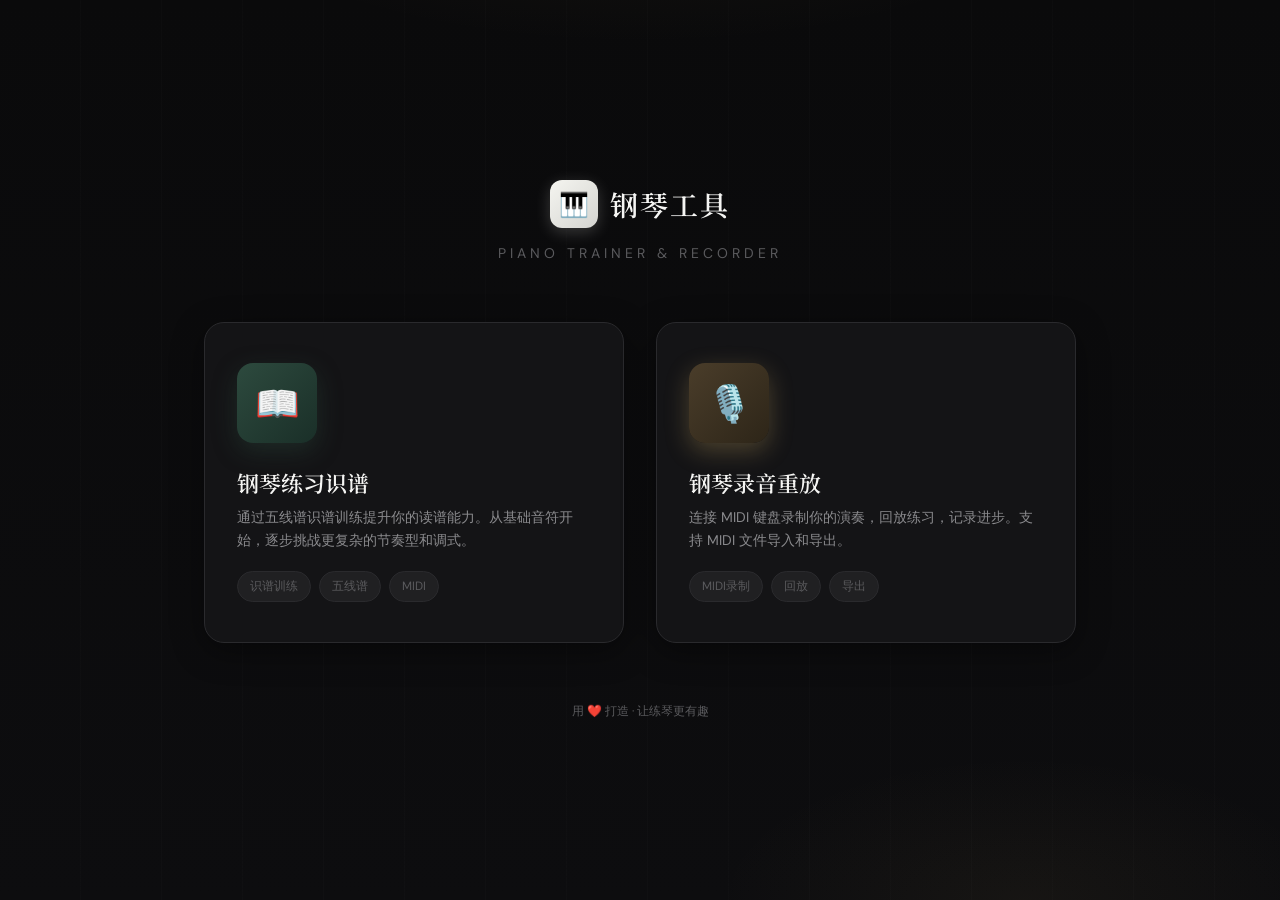
<file: index.html>
<!DOCTYPE html>
<html lang="zh-CN">
<head>
  <meta charset="UTF-8">
  <meta name="viewport" content="width=device-width, initial-scale=1.0">
  <title>钢琴练习工具</title>
  <link rel="preconnect" href="https://fonts.googleapis.com">
  <link rel="preconnect" href="https://fonts.gstatic.com" crossorigin>
  <link href="https://fonts.googleapis.com/css2?family=Noto+Serif+SC:wght@400;600;700&family=DM+Sans:wght@400;500;600&display=swap" rel="stylesheet">
  <style>
    :root {
      --bg-deep: #0a0a0b;
      --bg-card: #141416;
      --bg-card-hover: #1c1c1f;
      --text-primary: #f5f5f3;
      --text-secondary: #8a8a8d;
      --text-muted: #5a5a5d;
      --accent-ivory: #f5f5f0;
      --accent-gold: #c9a962;
      --border-subtle: #2a2a2d;
      --border-active: #3d3d42;
      --shadow-glow: rgba(201, 169, 98, 0.15);
      --shadow-card: 0 8px 32px rgba(0, 0, 0, 0.4);
    }

    * {
      margin: 0;
      padding: 0;
      box-sizing: border-box;
    }

    body {
      font-family: 'DM Sans', -apple-system, 'PingFang SC', sans-serif;
      background: var(--bg-deep);
      color: var(--text-primary);
      min-height: 100vh;
      display: flex;
      flex-direction: column;
      align-items: center;
      justify-content: center;
      padding: 40px 20px;
      position: relative;
      overflow-x: hidden;
    }

    /* Background atmosphere */
    body::before {
      content: '';
      position: fixed;
      top: 0;
      left: 0;
      right: 0;
      bottom: 0;
      background:
        radial-gradient(ellipse 80% 50% at 50% -20%, rgba(201, 169, 98, 0.08) 0%, transparent 50%),
        radial-gradient(ellipse 60% 40% at 80% 100%, rgba(201, 169, 98, 0.05) 0%, transparent 40%),
        linear-gradient(180deg, #0a0a0b 0%, #0d0d0f 100%);
      pointer-events: none;
      z-index: -1;
    }

    /* Subtle key pattern */
    body::after {
      content: '';
      position: fixed;
      top: 0;
      left: 0;
      right: 0;
      bottom: 0;
      background-image:
        repeating-linear-gradient(
          90deg,
          transparent,
          transparent 80px,
          rgba(255, 255, 255, 0.01) 80px,
          rgba(255, 255, 255, 0.01) 81px
        );
      pointer-events: none;
      z-index: -1;
    }

    /* Header */
    .header {
      text-align: center;
      margin-bottom: 60px;
      animation: fadeInDown 0.8s ease-out;
    }

    @keyframes fadeInDown {
      from {
        opacity: 0;
        transform: translateY(-20px);
      }
      to {
        opacity: 1;
        transform: translateY(0);
      }
    }

    .logo {
      display: inline-flex;
      align-items: center;
      gap: 12px;
      margin-bottom: 16px;
    }

    .logo-icon {
      width: 48px;
      height: 48px;
      background: linear-gradient(135deg, var(--accent-ivory) 0%, #d4d4d0 100%);
      border-radius: 12px;
      display: flex;
      align-items: center;
      justify-content: center;
      font-size: 24px;
      box-shadow: 0 4px 16px rgba(245, 245, 240, 0.2);
    }

    .logo-text {
      font-family: 'Noto Serif SC', serif;
      font-size: 28px;
      font-weight: 600;
      color: var(--text-primary);
      letter-spacing: 2px;
    }

    .subtitle {
      font-size: 14px;
      color: var(--text-muted);
      letter-spacing: 4px;
      text-transform: uppercase;
    }

    /* Cards Container */
    .cards-container {
      display: flex;
      gap: 32px;
      max-width: 900px;
      width: 100%;
      justify-content: center;
      flex-wrap: wrap;
    }

    /* Card Base */
    .card {
      flex: 1;
      min-width: 300px;
      max-width: 420px;
      background: var(--bg-card);
      border: 1px solid var(--border-subtle);
      border-radius: 20px;
      padding: 40px 32px;
      text-decoration: none;
      color: inherit;
      position: relative;
      overflow: hidden;
      transition: all 0.4s cubic-bezier(0.4, 0, 0.2, 1);
      box-shadow: var(--shadow-card);
      animation: fadeInUp 0.8s ease-out backwards;
    }

    .card:nth-child(1) {
      animation-delay: 0.2s;
    }

    .card:nth-child(2) {
      animation-delay: 0.35s;
    }

    @keyframes fadeInUp {
      from {
        opacity: 0;
        transform: translateY(30px);
      }
      to {
        opacity: 1;
        transform: translateY(0);
      }
    }

    /* Card hover effects */
    .card::before {
      content: '';
      position: absolute;
      top: 0;
      left: 0;
      right: 0;
      height: 3px;
      background: linear-gradient(90deg, transparent, var(--accent-ivory), transparent);
      opacity: 0;
      transition: opacity 0.4s ease;
    }

    .card:hover {
      transform: translateY(-8px);
      background: var(--bg-card-hover);
      border-color: var(--border-active);
      box-shadow: 0 20px 48px rgba(0, 0, 0, 0.5), var(--shadow-glow);
    }

    .card:hover::before {
      opacity: 1;
    }

    /* Card Visual - Left side decoration */
    .card-visual {
      width: 80px;
      height: 80px;
      border-radius: 16px;
      display: flex;
      align-items: center;
      justify-content: center;
      font-size: 36px;
      margin-bottom: 24px;
      position: relative;
      transition: transform 0.4s ease;
    }

    .card:hover .card-visual {
      transform: scale(1.05) rotate(3deg);
    }

    /* Trainer card - green/garden theme */
    .card-trainer .card-visual {
      background: linear-gradient(135deg, #2d4a3e 0%, #1a2f28 100%);
      box-shadow: 0 8px 24px rgba(45, 74, 62, 0.4);
    }

    .card-trainer:hover .card-visual {
      box-shadow: 0 12px 32px rgba(45, 74, 62, 0.6);
    }

    /* Recoder card - gold/recording theme */
    .card-recoder .card-visual {
      background: linear-gradient(135deg, #4a3d2a 0%, #2d2518 100%);
      box-shadow: 0 8px 24px rgba(201, 169, 98, 0.3);
    }

    .card-recoder:hover .card-visual {
      box-shadow: 0 12px 32px rgba(201, 169, 98, 0.5);
    }

    /* Card Content */
    .card-title {
      font-family: 'Noto Serif SC', serif;
      font-size: 22px;
      font-weight: 600;
      margin-bottom: 8px;
      color: var(--text-primary);
    }

    .card-desc {
      font-size: 14px;
      color: var(--text-secondary);
      line-height: 1.6;
      margin-bottom: 20px;
    }

    /* Card Tags */
    .card-tags {
      display: flex;
      gap: 8px;
      flex-wrap: wrap;
    }

    .tag {
      font-size: 12px;
      padding: 6px 12px;
      background: rgba(255, 255, 255, 0.05);
      border: 1px solid var(--border-subtle);
      border-radius: 20px;
      color: var(--text-muted);
      transition: all 0.3s ease;
    }

    .card:hover .tag {
      background: rgba(255, 255, 255, 0.08);
      border-color: var(--border-active);
      color: var(--text-secondary);
    }

    /* Arrow indicator */
    .card-arrow {
      position: absolute;
      right: 24px;
      top: 50%;
      transform: translateY(-50%) translateX(10px);
      opacity: 0;
      transition: all 0.4s ease;
      font-size: 20px;
      color: var(--text-muted);
    }

    .card:hover .card-arrow {
      opacity: 1;
      transform: translateY(-50%) translateX(0);
    }

    /* Footer */
    .footer {
      margin-top: 60px;
      text-align: center;
      color: var(--text-muted);
      font-size: 12px;
      animation: fadeIn 1s ease-out 0.5s backwards;
    }

    @keyframes fadeIn {
      from { opacity: 0; }
      to { opacity: 1; }
    }

    .footer span {
      color: var(--accent-gold);
    }

    /* Responsive */
    @media (max-width: 768px) {
      .cards-container {
        flex-direction: column;
        align-items: center;
      }

      .card {
        width: 100%;
        max-width: 100%;
      }

      .logo-text {
        font-size: 22px;
      }

      .subtitle {
        font-size: 11px;
        letter-spacing: 2px;
      }

      .card-visual {
        width: 64px;
        height: 64px;
        font-size: 28px;
      }

      .card-title {
        font-size: 18px;
      }

      .card-desc {
        font-size: 13px;
      }
    }

    /* Subtle floating animation for decorative elements */
    @keyframes float {
      0%, 100% { transform: translateY(0); }
      50% { transform: translateY(-6px); }
    }

    .card:nth-child(1) .card-visual {
      animation: float 4s ease-in-out infinite;
      animation-delay: 0.5s;
    }

    .card:nth-child(2) .card-visual {
      animation: float 4s ease-in-out infinite;
      animation-delay: 1s;
    }
  </style>
</head>
<body>
  <header class="header">
    <div class="logo">
      <div class="logo-icon">🎹</div>
      <span class="logo-text">钢琴工具</span>
    </div>
    <p class="subtitle">PIANO TRAINER & RECORDER</p>
  </header>

  <div class="cards-container">
    <!-- Trainer Card -->
    <a href="trainer/index.html" class="card card-trainer">
      <div class="card-visual">📖</div>
      <h2 class="card-title">钢琴练习识谱</h2>
      <p class="card-desc">通过五线谱识谱训练提升你的读谱能力。从基础音符开始，逐步挑战更复杂的节奏型和调式。</p>
      <div class="card-tags">
        <span class="tag">识谱训练</span>
        <span class="tag">五线谱</span>
        <span class="tag">MIDI</span>
      </div>
      <span class="card-arrow">→</span>
    </a>

    <!-- Recoder Card -->
    <a href="recoder/index.html" class="card card-recoder">
      <div class="card-visual">🎙️</div>
      <h2 class="card-title">钢琴录音重放</h2>
      <p class="card-desc">连接 MIDI 键盘录制你的演奏，回放练习，记录进步。支持 MIDI 文件导入和导出。</p>
      <div class="card-tags">
        <span class="tag">MIDI录制</span>
        <span class="tag">回放</span>
        <span class="tag">导出</span>
      </div>
      <span class="card-arrow">→</span>
    </a>
  </div>

  <footer class="footer">
    <p>用 <span>❤️</span> 打造 · 让练琴更有趣</p>
  </footer>
</body>
</html>
</file>
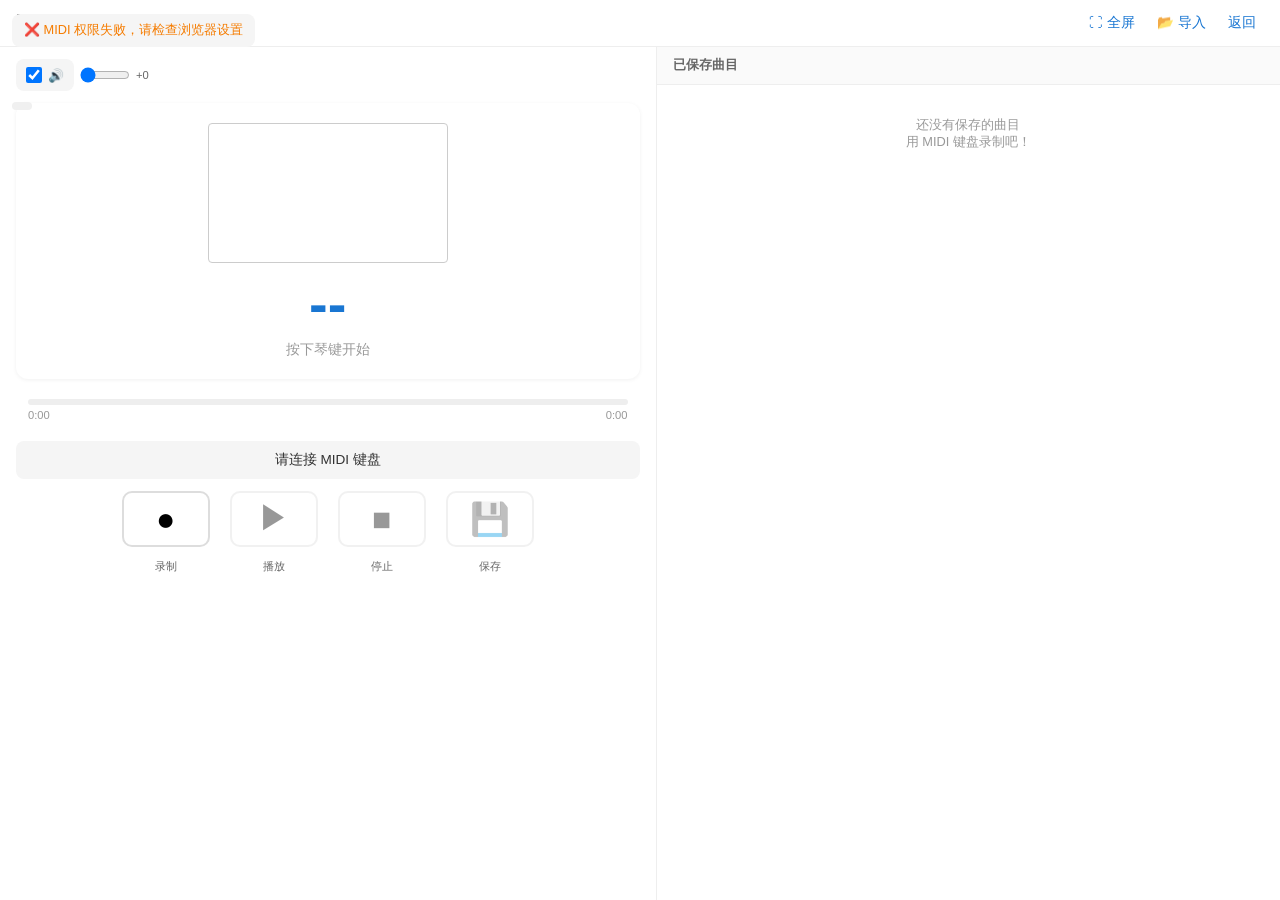
<file: recoder/index.html>
<!DOCTYPE html>
<html lang="zh-CN">

<head>
  <meta charset="UTF-8">
<meta name="viewport" content="width=device-width, initial-scale=1.0, minimum-scale=1.0">
  <title>钢琴录制器</title>
  <link rel="stylesheet" href="css/style.css">
  <style>
    * {
      box-sizing: border-box;
    }

    body {
      background: #f5f5f5;
      font-family: -apple-system, "PingFang SC", "Microsoft YaHei", sans-serif;
      color: #333;
      min-height: 100vh;
      display: flex;
      flex-direction: column;
      margin: 0;
    }

    /* 顶部导航 */
    .page-header {
      padding: 10px 16px;
      background: #fff;
      border-bottom: 1px solid #eee;
      display: flex;
      align-items: center;
      justify-content: space-between;
      position: sticky;
      top: 0;
      z-index: 100;
    }

    .page-header h1 {
      font-size: 1rem;
      margin: 0;
    }

    .page-header a,
    .page-header button {
      color: #1976d2;
      text-decoration: none;
      font-size: 0.85rem;
      background: none;
      border: none;
      cursor: pointer;
      padding: 4px 8px;
      border-radius: 4px;
    }

    .page-header button:hover {
      background: #e3f2fd;
    }

    .header-actions {
      display: flex;
      gap: 6px;
      align-items: center;
    }

    #importMidiInput {
      display: none;
    }

    /* 左侧列（竖屏时垂直排列） */
    .left-column {
      display: flex;
      flex-direction: column;
      flex: 1;
      min-height: 0;
      overflow: hidden;
    }

    .recorder-main {
      display: flex;
      flex-direction: column;
      flex: 1;
      min-height: 0;
      overflow: hidden;
    }

    /* 控制面板（竖屏时顶部固定） */
    .control-panel {
      background: #fff;
      padding: 12px 16px;
      display: flex;
      flex-direction: column;
      gap: 12px;
    }

    .control-row {
      display: flex;
      align-items: center;
      gap: 12px;
    }

    .midi-status-bar {
      flex: 1;
      text-align: center;
      padding: 8px 12px;
      background: #f5f5f5;
      border-radius: 8px;
      font-size: 0.8rem;
      color: #666;
    }

    .midi-status-bar.connected {
      color: #2e7d32;
    }

    .midi-status-bar.disconnected {
      color: #f57c00;
    }

    .sound-toggle {
      display: flex;
      align-items: center;
      gap: 6px;
      padding: 8px 10px;
      background: #f5f5f5;
      border-radius: 8px;
      font-size: 0.8rem;
      cursor: pointer;
      white-space: nowrap;
    }

    .sound-toggle input {
      width: 16px;
      height: 16px;
    }

    /* 音符显示 */
    .note-display {
      background: #fff;
      border-radius: 12px;
      padding: 20px;
      text-align: center;
      box-shadow: 0 1px 4px rgba(0,0,0,0.06);
    }

    .note-display .current-note {
      font-size: 3.5rem;
      font-weight: 700;
      color: #1976d2;
      margin-bottom: 4px;
    }

    .note-display .current-note.off {
      color: #bbb;
    }

    .note-display .current-octave {
      font-size: 0.9rem;
      color: #999;
    }

    .note-display .midi-vel {
      font-size: 0.75rem;
      color: #bbb;
      margin-top: 2px;
    }

    /* 录制状态 */
    .record-status {
      text-align: center;
      font-size: 0.85rem;
      padding: 10px;
      border-radius: 8px;
      background: #f5f5f5;
    }

    .record-status.recording {
      background: #ffebee;
      color: #c62828;
    }

    .record-status.playing {
      background: #e3f2fd;
      color: #1976d2;
    }

    /* 录制控制按钮 */
    .record-controls {
      display: flex;
      justify-content: center;
      gap: 20px;
    }

    .recorder-btn {
      width: 56px;
      height: 56px;
      border-radius: 50%;
      border: 2px solid #ddd;
      background: #fff;
      cursor: pointer;
      display: flex;
      align-items: center;
      justify-content: center;
      font-size: 1.3rem;
      transition: all 0.2s ease;
    }

    .recorder-btn:hover {
      transform: scale(1.05);
    }

    .recorder-btn:disabled {
      opacity: 0.4;
      cursor: not-allowed;
    }

    .recorder-btn:disabled:hover {
      transform: none;
    }

    .recorder-btn.rec-btn.active {
      background: #f44336;
      border-color: #f44336;
      color: #fff;
      animation: recPulse 1s ease infinite;
    }

    @keyframes recPulse {
      0%, 100% { box-shadow: 0 0 0 0 rgba(244, 67, 54, 0.5); }
      50% { box-shadow: 0 0 0 10px rgba(244, 67, 54, 0); }
    }

    .btn-label {
      font-size: 0.7rem;
      color: #666;
      margin-top: 4px;
      text-align: center;
    }

    .btn-group {
      display: flex;
      flex-direction: column;
      align-items: center;
    }

    /* 进度条 */
    .progress-container {
      padding: 8px 12px;
      background: #fff;
      border-radius: 8px;
    }

    .progress-bar {
      width: 100%;
      height: 6px;
      background: #eee;
      border-radius: 3px;
      cursor: pointer;
      position: relative;
    }

    .progress-fill {
      height: 100%;
      background: #1976d2;
      border-radius: 3px;
      width: 0%;
      transition: width 0.1s linear;
    }

    .progress-info {
      display: flex;
      justify-content: space-between;
      font-size: 0.7rem;
      color: #999;
      margin-top: 4px;
    }

    /* 曲目列表 */
    .song-list-panel {
      background: #fff;
      border-radius: 12px 12px 0 0;
      box-shadow: 0 -2px 8px rgba(0,0,0,0.06);
      display: flex;
      flex-direction: column;
      flex: 1;
      overflow: hidden;
      min-height: 0;
    }

    .song-list-header {
      padding: 10px 16px;
      font-weight: 600;
      font-size: 0.8rem;
      color: #666;
      background: #fafafa;
      border-bottom: 1px solid #eee;
      flex-shrink: 0;
    }

    .song-list {
      flex: 1;
      overflow-y: auto;
      padding: 8px 12px;
    }

    .song-item {
      padding: 10px;
      border-radius: 8px;
      cursor: pointer;
      display: flex;
      align-items: center;
      gap: 8px;
      margin-bottom: 4px;
    }

    .song-item:hover {
      background: #f5f5f5;
    }

    .song-item.playing {
      background: #e3f2fd;
    }

    .song-item .song-icon {
      font-size: 1.1rem;
    }

    .song-item .song-info {
      flex: 1;
      min-width: 0;
    }

    .song-item .song-name {
      font-size: 0.85rem;
      color: #333;
      white-space: nowrap;
      overflow: hidden;
      text-overflow: ellipsis;
    }

    .song-item .song-meta {
      font-size: 0.7rem;
      color: #999;
    }

    .song-item .del-btn,
    .song-item .export-btn,
    .song-item .edit-btn {
      width: 28px;
      height: 28px;
      border: none;
      background: #f5f5f5;
      color: #666;
      border-radius: 50%;
      cursor: pointer;
      font-size: 0.9rem;
      display: flex;
      align-items: center;
      justify-content: center;
      opacity: 1;
      flex-shrink: 0;
    }

    .song-item .export-btn {
      background: #e3f2fd;
      color: #1976d2;
    }

    .song-item .edit-btn {
      background: #fff3e0;
      color: #f57c00;
    }

    .empty-list {
      text-align: center;
      color: #999;
      font-size: 0.8rem;
      padding: 24px;
    }

    /* 横屏 / 桌面 */
    @media (min-width: 900px) {
      html, body {
        height: 100%;
        overflow: hidden;
      }

      body.recorder-body {
        flex-direction: row;
      }

      /* 左侧列：header + (controls | song-list) */
      .left-column {
        display: flex;
        flex-direction: column;
        width: 480px;
        flex-shrink: 0;
        height: 100%;
        overflow: hidden;
      }

      .page-header {
        flex-shrink: 0;
        height: auto;
      }

      .recorder-main {
        flex: 1;
        flex-direction: row;
        overflow: hidden;
        min-height: 0;
        padding: 0;
        gap: 0;
      }

      .control-panel {
        flex: 1;
        background: #fff;
        min-width: 0;
        overflow-y: auto;
        border-radius: 0;
        box-shadow: none;
      }

      .song-list-panel {
        width: 300px;
        flex-shrink: 0;
        border-radius: 0;
        box-shadow: none;
        border-left: 1px solid #eee;
        height: 100%;
      }

      .song-list {
        height: 100%;
      }

      #FullscreenBtn {
        display: flex;
        align-items: center;
        gap: 4px;
      }

      #FullscreenBtn.active {
        background: #e3f2fd;
      }
    }
  </style>
</head>

<body class="recorder-body">
  <!-- 左侧：竖屏布局的控制区 -->
  <div class="left-column">
    <div class="page-header">
      <h1>🎹 钢琴录制器</h1>
      <div class="header-actions">
        <button id="FullscreenBtn">⛶ 全屏</button>
        <button id="importMidiBtn">📂 导入</button>
        <input type="file" id="importMidiInput" accept=".mid,.midi">
        <a href="index.html">返回</a>
      </div>
    </div>

    <div class="recorder-main">
      <!-- 控制面板 -->
      <div class="control-panel">
        <div class="control-row" style="gap:6px;align-items:center;flex-wrap:wrap;">
          <div class="midi-status-bar" id="midiStatus" style="flex:1;min-width:100px;">🎹 等待 MIDI...</div>
          <label class="sound-toggle">
            <input type="checkbox" id="soundToggle" checked>
            <span>🔊</span>
          </label>
          <input type="range" id="volumeBoost" min="0" max="50" value="0" style="width:50px;">
          <span id="volumeBoostVal" style="font-size:0.7rem;color:#666;min-width:20px;">+0</span>
        </div>

        <div class="note-display">
          <canvas id="staffCanvas" style="width:240px;height:140px;display:block;margin:0 auto 8px;background:#fff;border:1px solid #ccc;border-radius:4px"></canvas>
          <div class="current-note" id="currentNote">--</div>
          <div class="current-octave" id="currentOctave">按下琴键开始</div>
          <div class="midi-vel" id="velDisplay"></div>
        </div>

        <div class="progress-container">
          <div class="progress-bar" id="progressBar">
            <div class="progress-fill" id="progressFill"></div>
          </div>
          <div class="progress-info">
            <span id="progressStart">0:00</span>
            <span id="progressEnd">0:00</span>
          </div>
        </div>

        <div class="record-status" id="recordStatus">准备就绪 - 请连接 MIDI 键盘</div>

        <div class="record-controls">
          <div class="btn-group">
            <button class="recorder-btn rec-btn" id="recBtn">●</button>
            <div class="btn-label">录制</div>
          </div>
          <div class="btn-group">
            <button class="recorder-btn" id="playBtn" disabled>▶</button>
            <div class="btn-label">播放</div>
          </div>
          <div class="btn-group">
            <button class="recorder-btn" id="stopBtn" disabled>■</button>
            <div class="btn-label">停止</div>
          </div>
          <div class="btn-group">
            <button class="recorder-btn" id="saveBtn" disabled>💾</button>
            <div class="btn-label">保存</div>
          </div>
        </div>
      </div>

      <!-- 曲目列表 -->
      <div class="song-list-panel">
        <div class="song-list-header">已保存曲目</div>
        <div class="song-list" id="songList"></div>
      </div>
    </div>
  </div>

  <script src="js/config.js"></script>
  <script src="js/audio.js"></script>
  <script src="js/midi.js"></script>
  <script src="js/staff.js"></script>
  <script>
    const recordStatus = document.getElementById('recordStatus');
    const currentNoteEl = document.getElementById('currentNote');
    const currentOctaveEl = document.getElementById('currentOctave');
    const velDisplayEl = document.getElementById('velDisplay');
    const recBtn = document.getElementById('recBtn');
    const playBtn = document.getElementById('playBtn');
    const stopBtn = document.getElementById('stopBtn');
    const saveBtn = document.getElementById('saveBtn');
    const midiStatusEl = document.getElementById('midiStatus');
    const songListEl = document.getElementById('songList');
    const progressFill = document.getElementById('progressFill');
    const progressBar = document.getElementById('progressBar');
    const progressStart = document.getElementById('progressStart');
    const progressEnd = document.getElementById('progressEnd');
    const soundToggle = document.getElementById('soundToggle');
    const volumeBoost = document.getElementById('volumeBoost');
    const volumeBoostVal = document.getElementById('volumeBoostVal');

    let isRecording = false;
    let isPlaying = false;
    let recordedEvents = [];
    let recordStartTime = 0;
    let playbackIndex = 0;
    let playbackTimeout = null;
    let savedSongs = JSON.parse(localStorage.getItem('piano_recordings_v2') || '[]');
    let currentPlayingIndex = -1;
    let midiConnected = false;
    let currentSongEvents = null;
    let activeNotes = []; // 追踪当前按下的音符

    // 获取音符显示名 - 从 localStorage 读取或默认开启
    const savedSound = localStorage.getItem('piano_sound_enabled');
    const initialSound = savedSound === null ? true : savedSound === 'true';
    soundEnabled = initialSound;
    soundToggle.checked = soundEnabled;
    soundToggle.parentElement.querySelector('span').textContent = soundEnabled ? '🔊' : '🔇';

    // 力度增幅 - 从 localStorage 读取或默认 0
    const savedBoost = parseInt(localStorage.getItem('piano_velocity_boost') || '0');
    velocityBoost = savedBoost;
    volumeBoost.value = savedBoost;
    volumeBoostVal.textContent = '+' + savedBoost;

    // 点击任意按钮时初始化音频
    function initAudioOnFirstClick() {
      if (typeof initAudio === 'function') initAudio();
      document.removeEventListener('click', initAudioOnFirstClick);
    }
    document.addEventListener('click', initAudioOnFirstClick);

    soundToggle.addEventListener('change', () => {
      soundEnabled = soundToggle.checked;
      localStorage.setItem('piano_sound_enabled', soundEnabled);
      soundToggle.parentElement.querySelector('span').textContent = soundEnabled ? '🔊' : '🔇';
    });
    volumeBoost.addEventListener('input', () => {
      const val = parseInt(volumeBoost.value);
      velocityBoost = val;
      volumeBoostVal.textContent = '+' + val;
      localStorage.setItem('piano_velocity_boost', val);
    });

    // 格式化时间
    function formatTime(ms) {
      const seconds = Math.floor(ms / 1000);
      const mins = Math.floor(seconds / 60);
      const secs = seconds % 60;
      return `${mins}:${secs.toString().padStart(2, '0')}`;
    }

    // 更新进度条
    function updateProgress(eventIndex, totalEvents, events) {
      if (!events || totalEvents === 0) {
        progressFill.style.width = '0%';
        progressStart.textContent = '0:00';
        progressEnd.textContent = '0:00';
        return;
      }
      const percent = totalEvents > 0 ? (eventIndex / totalEvents) * 100 : 0;
      progressFill.style.width = percent + '%';
      const cur = eventIndex < events.length ? events[eventIndex].t : events[events.length - 1].t;
      const end = events[events.length - 1].t;
      progressStart.textContent = formatTime(cur);
      progressEnd.textContent = formatTime(end);
    }

    // 进度条点击跳转
    progressBar.addEventListener('click', (e) => {
      if (!isPlaying || !currentSongEvents || currentSongEvents.length === 0) return;
      const rect = progressBar.getBoundingClientRect();
      const percent = (e.clientX - rect.left) / rect.width;
      const targetEventIndex = Math.floor(percent * currentSongEvents.length);
      if (targetEventIndex >= 0 && targetEventIndex < currentSongEvents.length) {
        clearTimeout(playbackTimeout);
        playbackIndex = targetEventIndex;
        playNextEvent();
      }
    });

    // 格式化音符名称 (如 C5, B5 显示为大写字母+数字角标)
    function formatNoteName(midiNote) {
      const notes = ['C', 'C#', 'D', 'D#', 'E', 'F', 'F#', 'G', 'G#', 'A', 'A#', 'B'];
      const noteIndex = midiNote % 12;
      const octave = Math.floor(midiNote / 12) - 1;
      const baseName = notes[noteIndex];
      // 只需要显示到 C6
      if (octave >= 6) return baseName + '6';
      return baseName + octave;
    }

    // NOTE ON
    function handleKeyOn(m, velocity = 100) {
      // 添加到活动音符列表
      if (!activeNotes.includes(m)) {
        activeNotes.push(m);
      }
      if (soundEnabled) playNoteSound(m, velocity);
      sendMIDINoteOn && sendMIDINoteOn(m, velocity);
      refreshDisplay();
      if (isRecording) {
        const t = Date.now() - recordStartTime;
        recordedEvents.push({ type: 'on', m, v: velocity, t });
        recordStatus.textContent = `🔴 录制中... ${recordedEvents.length} 事件`;
        updateProgress(recordedEvents.length, recordedEvents.length, recordedEvents);
      }
    }

    // NOTE OFF
    function handleKeyOff(m, velocity = 0) {
      // 从活动音符列表移除
      const idx = activeNotes.indexOf(m);
      if (idx > -1) {
        activeNotes.splice(idx, 1);
      }
      sendMIDINoteOff && sendMIDINoteOff(m, velocity);
      refreshDisplay();
      if (isRecording) {
        const t = Date.now() - recordStartTime;
        recordedEvents.push({ type: 'off', m, v: velocity, t });
        recordStatus.textContent = `🔴 录制中... ${recordedEvents.length} 事件`;
        updateProgress(recordedEvents.length, recordedEvents.length, recordedEvents);
      }
    }

    // 刷新显示当前按下的所有音符
    function refreshDisplay() {
      const staffCanvas = document.getElementById('staffCanvas');

      if (activeNotes.length === 0) {
        currentNoteEl.textContent = '--';
        currentOctaveEl.textContent = '按下琴键开始';
        velDisplayEl.textContent = '';
        if (staffCanvas) {
          const ctx = staffCanvas.getContext('2d');
          ctx.clearRect(0, 0, staffCanvas.width, staffCanvas.height);
        }
        return;
      }

      // 按MIDI序号排序后显示
      activeNotes.sort((a, b) => a - b);

      // 分离左右手
      const rightNotes = [];
      const leftNotes = [];
      activeNotes.forEach(m => {
        if (m >= 60) {
          rightNotes.push(m);
        } else {
          leftNotes.push(m);
        }
      });

      // 文字显示：左手 | 右手，给左手固定宽度防止跳动
      const leftNames = leftNotes.map(m => formatNoteName(m)).join('+');
      const rightNames = rightNotes.map(m => formatNoteName(m)).join('+');
      let displayText;
      if (leftNames && rightNames) {
        // 左手固定宽度6字符，不足补空格
        const leftPad = leftNames.padEnd(6, ' ');
        displayText = leftPad + '| ' + rightNames;
      } else if (leftNames) {
        displayText = leftNames.padEnd(6, ' ') + '| ';
      } else {
        displayText = '      | ' + rightNames;
      }
      currentNoteEl.textContent = displayText;
      currentOctaveEl.textContent = `MIDI: ${activeNotes.join(',')}`;
      velDisplayEl.textContent = '';

      // 绘制五线谱
      if (staffCanvas && typeof drawGameStaff === 'function') {
        const rightNoteData = [];
        const leftNoteData = [];

        rightNotes.forEach(m => {
          const info = NOTES_DATA.find(n => n.m === m);
          if (info) rightNoteData.push({ ...info, useFlat: Math.random() > 0.5 });
        });

        leftNotes.forEach(m => {
          const info = NOTES_DATA.find(n => n.m === m);
          if (info) leftNoteData.push({ ...info, useFlat: Math.random() > 0.5 });
        });

        if (rightNoteData.length > 0 && leftNoteData.length > 0) {
          // 双手 - 带 MIDI 值以便过滤
          const rightPhantoms = rightNoteData.slice(1).map(n => ({
            note: n,
            noteM: n.m,  // 存储 MIDI 值
            x: 110,
            alpha: 0.5
          }));
          const leftPhantoms = leftNoteData.slice(1).map(n => ({
            note: n,
            noteM: n.m,  // 存储 MIDI 值
            x: 110,
            alpha: 0.5
          }));
          drawGameStaff('both', rightNoteData[0], leftNoteData[0], false, '', null,
            [...rightPhantoms, ...leftPhantoms], staffCanvas);
        } else if (rightNoteData.length > 0) {
          if (rightNoteData.length === 1) {
            drawGameStaff('rh', rightNoteData[0], null, false, '', null, [], staffCanvas);
          } else {
            // 同一竖行和弦显示
            const phantoms = rightNoteData.slice(1).map(n => ({
              note: n,
              noteM: n.m,
              x: 110,
              alpha: 0.5
            }));
            drawGameStaff('rh', rightNoteData[0], null, false, '', null, phantoms, staffCanvas);
          }
        } else if (leftNoteData.length > 0) {
          if (leftNoteData.length === 1) {
            drawGameStaff('lh', null, leftNoteData[0], false, '', null, [], staffCanvas);
          } else {
            // 同一竖行和弦显示
            const phantoms = leftNoteData.slice(1).map(n => ({
              note: n,
              noteM: n.m,
              x: 110,
              alpha: 0.5
            }));
            drawGameStaff('lh', null, leftNoteData[0], false, '', null, phantoms, staffCanvas);
          }
        }
      }
    }

    function updateMidiStatus(text, connected) {
      midiStatusEl.textContent = text;
      midiStatusEl.className = 'midi-status-bar ' + (connected ? 'connected' : 'disconnected');
      midiConnected = connected;
      updateRecordStatus();
    }

    function updateRecordStatus() {
      if (!midiConnected) {
        recordStatus.textContent = '请连接 MIDI 键盘';
        recordStatus.className = 'record-status';
        return;
      }
      if (isRecording) {
        recordStatus.textContent = `🔴 录制中... ${recordedEvents.length} 事件`;
        recordStatus.className = 'record-status recording';
      } else if (isPlaying) {
        recordStatus.textContent = '▶ 播放中...';
        recordStatus.className = 'record-status playing';
      } else if (recordedEvents.length > 0) {
        recordStatus.textContent = `已录制 ${recordedEvents.length} 事件，可播放或保存`;
        recordStatus.className = 'record-status';
      } else {
        recordStatus.textContent = '✅ MIDI 已连接，开始弹奏录制';
        recordStatus.className = 'record-status';
      }
    }

    function startRecording() {
      if (!midiConnected) { alert('请先连接 MIDI 键盘！'); return; }
      if (isPlaying) stopPlayback();
      recordedEvents = [];
      recordStartTime = Date.now();
      isRecording = true;
      isPlaying = false;
      recBtn.classList.add('active');
      playBtn.disabled = true;
      stopBtn.disabled = false;
      saveBtn.disabled = true;
      currentSongEvents = null;
      updateProgress(0, 0, null);
      updateRecordStatus();
    }

    function stopRecording() {
      isRecording = false;
      recBtn.classList.remove('active');
      playBtn.disabled = recordedEvents.length === 0;
      stopBtn.disabled = true;
      saveBtn.disabled = recordedEvents.length === 0;
      currentSongEvents = recordedEvents;
      updateProgress(0, recordedEvents.length, recordedEvents);
      updateRecordStatus();
    }

    function playRecording() {
      if (recordedEvents.length === 0) return;
      if (isPlaying) { stopPlayback(); return; }
      activeNotes = []; // 清空音符列表
      isPlaying = true;
      isRecording = false;
      playbackIndex = 0;
      recBtn.disabled = true;
      playBtn.textContent = '⏸';
      stopBtn.disabled = false;
      saveBtn.disabled = true;
      currentSongEvents = recordedEvents;
      updateRecordStatus();
      playNextEvent();
    }

    function playNextEvent() {
      if (!isPlaying || !currentSongEvents || playbackIndex >= currentSongEvents.length) {
        stopPlayback();
        updateRecordStatus();
        return;
      }
      const ev = currentSongEvents[playbackIndex];
      if (ev.type === 'on') {
        handleKeyOn(ev.m, ev.v);
      } else {
        handleKeyOff(ev.m, 0);
      }
      updateProgress(playbackIndex, currentSongEvents.length, currentSongEvents);
      playbackIndex++;
      let delay = 100;
      if (playbackIndex < currentSongEvents.length) {
        delay = currentSongEvents[playbackIndex].t - ev.t;
        delay = Math.max(0, Math.min(5000, delay));
      }
      playbackTimeout = setTimeout(playNextEvent, delay);
    }

    function stopPlayback() {
      isPlaying = false;
      if (playbackTimeout) { clearTimeout(playbackTimeout); playbackTimeout = null; }
      playBtn.textContent = '▶';
      recBtn.disabled = false;
      playBtn.disabled = recordedEvents.length === 0;
      stopBtn.disabled = true;
      saveBtn.disabled = recordedEvents.length === 0;
      updateProgress(playbackIndex, currentSongEvents ? currentSongEvents.length : 0, currentSongEvents);
    }

    function clearDisplay() {
      currentNoteEl.textContent = '--';
      currentOctaveEl.textContent = '按下琴键开始';
      velDisplayEl.textContent = '';
      activeNotes = [];
    }

    function saveRecording() {
      if (recordedEvents.length === 0) return;
      const name = '我的作品 ' + (savedSongs.length + 1);
      const song = { name, events: recordedEvents, date: new Date().toLocaleDateString() };
      savedSongs.push(song);
      localStorage.setItem('piano_recordings_v2', JSON.stringify(savedSongs));
      renderSongList();
      recordStatus.textContent = `💾 "${name}" 已保存！`;
      updateRecordStatus();
    }

    function playSong(index) {
      const song = savedSongs[index];
      if (!song) return;
      if (isPlaying) stopPlayback();
      currentPlayingIndex = index;
      currentSongEvents = song.events;
      renderSongList();
      activeNotes = []; // 清空音符列表
      isPlaying = true;
      isRecording = false;
      playbackIndex = 0;
      recBtn.disabled = true;
      playBtn.textContent = '⏸';
      stopBtn.disabled = false;
      saveBtn.disabled = true;
      recordStatus.textContent = `▶ ${song.name}`;
      recordStatus.className = 'record-status playing';
      playNextEvent();
    }

    function deleteSong(index) {
      if (!confirm('确定删除这首曲子？')) return;
      savedSongs.splice(index, 1);
      localStorage.setItem('piano_recordings_v2', JSON.stringify(savedSongs));
      renderSongList();
    }

    function renderSongList() {
      if (savedSongs.length === 0) {
        songListEl.innerHTML = '<div class="empty-list">还没有保存的曲目<br>用 MIDI 键盘录制吧！</div>';
        return;
      }
      songListEl.innerHTML = savedSongs.map((song, i) => `
        <div class="song-item ${currentPlayingIndex === i ? 'playing' : ''}" onclick="playSong(${i})">
          <span class="song-icon">🎹</span>
          <div class="song-info">
            <div class="song-name">${song.name}</div>
            <div class="song-meta">${song.events.length}事件 · ${song.date}</div>
          </div>
          <button class="edit-btn" onclick="event.stopPropagation(); editSong(${i})" title="编辑">✏️</button>
          <button class="export-btn" onclick="event.stopPropagation(); exportSong(${i})" title="导出">📤</button>
          <button class="del-btn" onclick="event.stopPropagation(); deleteSong(${i})">×</button>
        </div>
      `).join('');
    }

    function editSong(index) {
      const song = savedSongs[index];
      if (!song) return;
      const newName = prompt('请输入新的曲名：', song.name);
      if (!newName || newName === song.name) return;
      savedSongs[index].name = newName;
      localStorage.setItem('piano_recordings_v2', JSON.stringify(savedSongs));
      renderSongList();
    }

    recBtn.addEventListener('click', () => { if (isRecording) stopRecording(); else startRecording(); });
    playBtn.addEventListener('click', playRecording);
    stopBtn.addEventListener('click', () => { stopPlayback(); });
    saveBtn.addEventListener('click', saveRecording);

    window.handleKeyOn = handleKeyOn;
    window.handleKeyOff = handleKeyOff;

    // =====================
    // MIDI 导入
    // =====================
    const importMidiBtn = document.getElementById('importMidiBtn');
    const importMidiInput = document.getElementById('importMidiInput');

    importMidiBtn.addEventListener('click', () => importMidiInput.click());
    importMidiInput.addEventListener('change', (e) => {
      const file = e.target.files[0];
      if (!file) return;
      const reader = new FileReader();
      reader.onload = (ev) => {
        try {
          const events = parseMidiFile(ev.target.result, file.name);
          if (events && events.length > 0) {
            recordedEvents = events;
            currentSongEvents = events;
            playBtn.disabled = false;
            saveBtn.disabled = false;
            updateRecordStatus();
            recordStatus.textContent = `📥 已导入 ${events.length} 事件`;
            updateProgress(0, events.length, events);
          } else {
            alert('未能解析MIDI文件或文件中没有音符事件');
          }
        } catch (err) {
          alert('解析MIDI文件失败: ' + err.message);
        }
      };
      reader.readAsArrayBuffer(file);
      e.target.value = '';
    });

    function parseMidiFile(buffer, fileName) {
      const view = new DataView(buffer);
      const events = [];
      if (readStr(view, 0, 4) !== 'MThd') throw new Error('无效的MIDI文件');
      const headerLen = view.getUint32(4, false);
      const format = view.getUint16(8, false);
      const numTracks = view.getUint16(10, false);
      const ticksPerQuarter = view.getUint16(12, false);
      if (ticksPerQuarter === 0) throw new Error('不支持的TicksPerQuarter');

      let offset = 8 + headerLen;
      const defTempo = 500000;

      for (let track = 0; track < numTracks; track++) {
        if (readStr(view, offset, 4) !== 'MTrk') break;
        const trackLen = view.getUint32(offset + 4, false);
        offset += 8;
        const trackEnd = offset + trackLen;
        let trackTicks = 0;
        const runningStatus = { cmd: 0 };

        while (offset < trackEnd) {
          const delta = readVarLen(view, offset);
          offset += delta.bytes;
          trackTicks += delta.value;
          let m = view.getUint8(offset);
          offset++;
          let status = m;
          if ((m & 0x80) === 0) { status = runningStatus.cmd; offset--; }
          else { runningStatus.cmd = m; }
          const cmd = status & 0xf0;

          if (cmd === 0x90) {
            const note = view.getUint8(offset);
            const velocity = view.getUint8(offset + 1);
            offset += 2;
            const t = Math.round(trackTicks / ticksPerQuarter * defTempo / 1000);
            if (velocity > 0) events.push({ type: 'on', m: note, v: velocity, t });
            else events.push({ type: 'off', m: note, v: 0, t });
          } else if (cmd === 0x80) {
            const note = view.getUint8(offset);
            const velocity = view.getUint8(offset + 1);
            offset += 2;
            const t = Math.round(trackTicks / ticksPerQuarter * defTempo / 1000);
            events.push({ type: 'off', m: note, v: velocity, t });
          } else if (cmd === 0xa0) { offset += 2; }
          else if (cmd === 0xb0) { offset += 2; }
          else if (cmd === 0xc0) { offset++; }
          else if (cmd === 0xd0) { offset++; }
          else if (cmd === 0xe0) { offset += 2; }
          else if (status === 0xff) {
            const metaType = view.getUint8(offset); offset++;
            const metaLen = readVarLen(view, offset);
            offset += metaLen.bytes + metaLen.value;
          } else if (status === 0xf0 || status === 0xf7) {
            const sysexLen = readVarLen(view, offset);
            offset += sysexLen.bytes + sysexLen.value;
          }
        }
        offset = trackEnd;
      }
      events.sort((a, b) => a.t - b.t);
      return events;
    }

    function readStr(view, offset, len) {
      let s = '';
      for (let i = 0; i < len; i++) s += String.fromCharCode(view.getUint8(offset + i));
      return s;
    }

    function readVarLen(view, offset) {
      let value = 0, bytes = 0, b;
      do { b = view.getUint8(offset + bytes); bytes++; value = (value << 7) + (b & 0x7f); }
      while ((b & 0x80) !== 0 && bytes < 4);
      return { value, bytes };
    }

    // =====================
    // MIDI 导出
    // =====================
    function exportSong(index) {
      const song = savedSongs[index];
      if (!song) return;
      exportMidi(song.events, song.name);
    }

    function exportMidi(events, fileName) {
      const ticksPerQuarter = 480;
      const msToTicks = (ms) => Math.round(ms / 1000 * ticksPerQuarter * 2);
      const trackEvents = [];
      let lastTick = 0;
      events.forEach(ev => {
        const tick = msToTicks(ev.t);
        const delta = tick - lastTick;
        lastTick = tick;
        const deltaBytes = encodeVarLen(delta);
        if (ev.type === 'on') trackEvents.push(...deltaBytes, 0x90, ev.m, ev.v);
        else trackEvents.push(...deltaBytes, 0x80, ev.m, ev.v || 0);
      });
      trackEvents.push(0x00, 0xff, 0x2f, 0x00);
      const trackData = new Uint8Array(trackEvents);
      const trackLen = trackData.length;
      const trackChunk = new Uint8Array(8 + trackLen);
      const tc = new TextEncoder();
      tc.encodeInto('MTrk', trackChunk);
      trackChunk[4] = (trackLen >> 24) & 0xff; trackChunk[5] = (trackLen >> 16) & 0xff;
      trackChunk[6] = (trackLen >> 8) & 0xff; trackChunk[7] = trackLen & 0xff;
      trackChunk.set(trackData, 8);
      const headerChunk = new Uint8Array(14);
      tc.encodeInto('MThd', headerChunk);
      headerChunk[4] = 0; headerChunk[5] = 0; headerChunk[6] = 0; headerChunk[7] = 6;
      headerChunk[8] = 0; headerChunk[9] = 0; headerChunk[10] = 0; headerChunk[11] = 1;
      headerChunk[12] = (ticksPerQuarter >> 8) & 0xff; headerChunk[13] = ticksPerQuarter & 0xff;
      const midi = new Uint8Array(headerChunk.length + trackChunk.length);
      midi.set(headerChunk); midi.set(trackChunk, headerChunk.length);
      const blob = new Blob([midi], { type: 'audio/midi' });
      const url = URL.createObjectURL(blob);
      const a = document.createElement('a');
      a.href = url; a.download = fileName + '.mid'; a.click();
      URL.revokeObjectURL(url);
    }

    function encodeVarLen(value) {
      const bytes = [];
      let v = value;
      bytes.push(v & 0x7f);
      while ((v >>= 7) > 0) bytes.push((v & 0x7f) | 0x80);
      bytes.reverse();
      return bytes;
    }

    // 全屏功能
    const fullscreenBtn = document.getElementById('FullscreenBtn');
    if (fullscreenBtn) {
      fullscreenBtn.addEventListener('click', () => {
        if (!document.fullscreenElement) {
          document.documentElement.requestFullscreen().then(() => {
            fullscreenBtn.classList.add('active');
            fullscreenBtn.textContent = '⛶ 退出';
          }).catch(err => {
            console.log('全屏失败:', err);
          });
        } else {
          document.exitFullscreen().then(() => {
            fullscreenBtn.classList.remove('active');
            fullscreenBtn.textContent = '⛶ 全屏';
          });
        }
      });

      document.addEventListener('fullscreenchange', () => {
        if (document.fullscreenElement) {
          fullscreenBtn.classList.add('active');
          fullscreenBtn.textContent = '⛶ 退出';
        } else {
          fullscreenBtn.classList.remove('active');
          fullscreenBtn.textContent = '⛶ 全屏';
        }
      });
    }

    // 初始化
    renderSongList();
    initMIDI();
    updateProgress(0, 0, null);
    clearDisplay();
  </script>
</body>

</html>
</file>
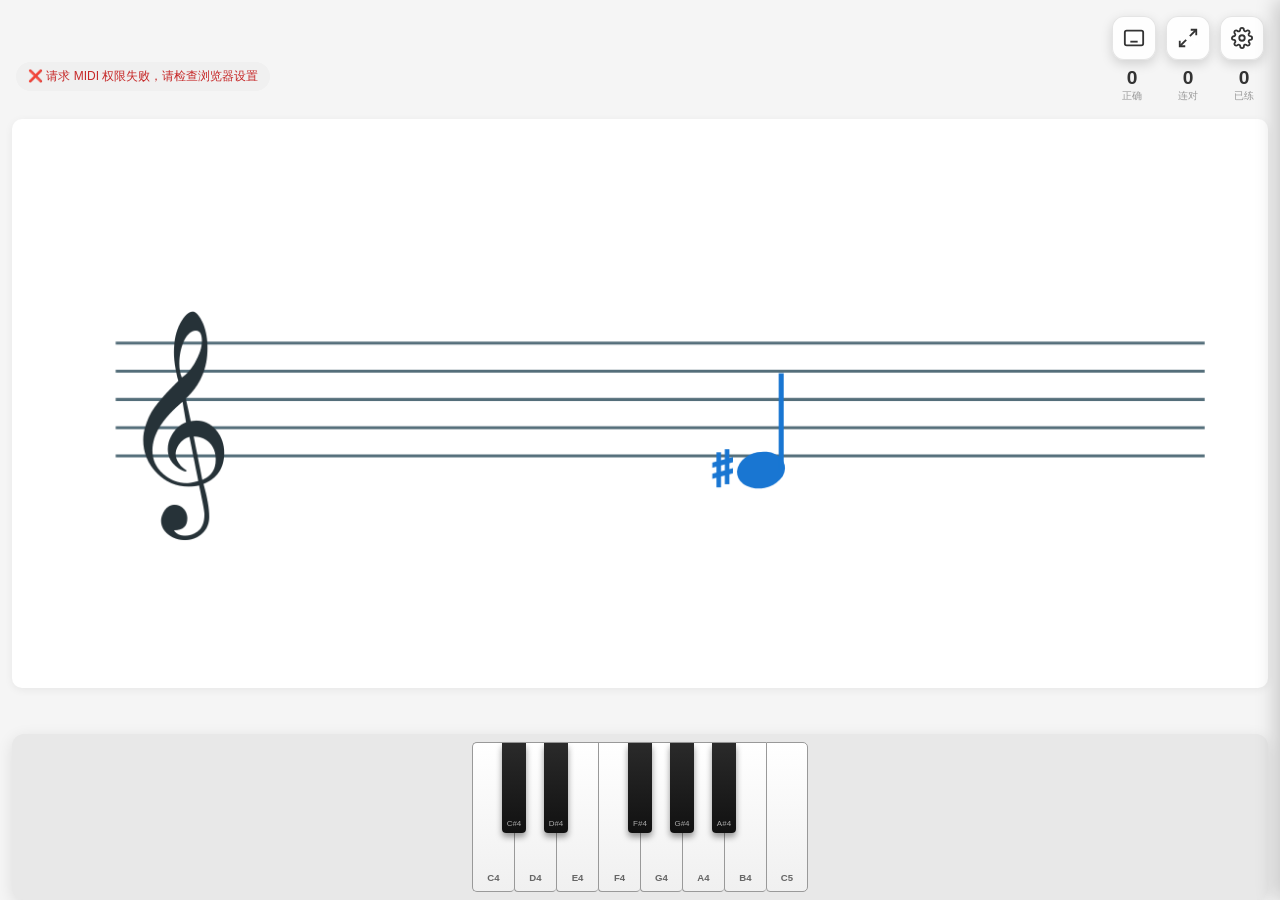
<file: trainer/index.html>
<!DOCTYPE html>
<html lang="zh-CN">

<head>
  <meta charset="UTF-8">
<meta name="viewport" content="width=device-width, initial-scale=1.0, minimum-scale=1.0, maximum-scale=5.0">
  <title>钢琴识谱练习</title>
  <link rel="icon" href="../pticon.png" type="image/png">
  <link rel="stylesheet" href="css/style.css">
</head>

<body>

  <button id="FullscreenBtn" class="fullscreen-btn" aria-label="全屏">
    <svg width="22" height="22" viewBox="0 0 24 24" fill="none" stroke="currentColor" stroke-width="2">
      <polyline points="15 3 21 3 21 9"></polyline>
      <polyline points="9 21 3 21 3 15"></polyline>
      <line x1="21" y1="3" x2="14" y2="10"></line>
      <line x1="3" y1="21" x2="10" y2="14"></line>
    </svg>
  </button>

  <button id="KeyboardToggleBtn" class="keyboard-toggle-btn" aria-label="隐藏键盘">
    <svg width="22" height="22" viewBox="0 0 24 24" fill="none" stroke="currentColor" stroke-width="2">
      <rect x="2" y="4" width="20" height="16" rx="2"></rect>
      <line x1="6" y1="8" x2="6" y2="8"></line>
      <line x1="10" y1="8" x2="10" y2="8"></line>
      <line x1="14" y1="8" x2="14" y2="8"></line>
      <line x1="18" y1="8" x2="18" y2="8"></line>
      <line x1="6" y1="12" x2="6" y2="12"></line>
      <line x1="10" y1="12" x2="10" y2="12"></line>
      <line x1="14" y1="12" x2="14" y2="12"></line>
      <line x1="18" y1="12" x2="18" y2="12"></line>
      <line x1="8" y1="16" x2="16" y2="16"></line>
    </svg>
  </button>

  <!-- 设置按钮 - 右上角悬浮 -->
  <button id="SettingsBtn" class="settings-btn" aria-label="设置">
    <svg width="22" height="22" viewBox="0 0 24 24" fill="none" stroke="currentColor" stroke-width="2">
      <circle cx="12" cy="12" r="3"></circle>
      <path d="M19.4 15a1.65 1.65 0 0 0 .33 1.82l.06.06a2 2 0 0 1 0 2.83 2 2 0 0 1-2.83 0l-.06-.06a1.65 1.65 0 0 0-1.82-.33 1.65 1.65 0 0 0-1 1.51V21a2 2 0 0 1-2 2 2 2 0 0 1-2-2v-.09A1.65 1.65 0 0 0 9 19.4a1.65 1.65 0 0 0-1.82.33l-.06.06a2 2 0 0 1-2.83 0 2 2 0 0 1 0-2.83l.06-.06a1.65 1.65 0 0 0 .33-1.82 1.65 1.65 0 0 0-1.51-1H3a2 2 0 0 1-2-2 2 2 0 0 1 2-2h.09A1.65 1.65 0 0 0 4.6 9a1.65 1.65 0 0 0-.33-1.82l-.06-.06a2 2 0 0 1 0-2.83 2 2 0 0 1 2.83 0l.06.06a1.65 1.65 0 0 0 1.82.33H9a1.65 1.65 0 0 0 1-1.51V3a2 2 0 0 1 2-2 2 2 0 0 1 2 2v.09a1.65 1.65 0 0 0 1 1.51 1.65 1.65 0 0 0 1.82-.33l.06-.06a2 2 0 0 1 2.83 0 2 2 0 0 1 0 2.83l-.06.06a1.65 1.65 0 0 0-.33 1.82V9a1.65 1.65 0 0 0 1.51 1H21a2 2 0 0 1 2 2 2 2 0 0 1-2 2h-.09a1.65 1.65 0 0 0-1.51 1z"></path>
    </svg>
  </button>

  <!-- 遮罩层 -->
  <div id="SettingsOverlay" class="settings-overlay"></div>

  <!-- 设置面板 - 右侧滑出 -->
  <div id="SettingsPanel" class="settings-panel">
    <div class="settings-header">
      <h2>设置</h2>
      <button id="CloseSettingsBtn" class="close-btn" aria-label="关闭">
        <svg width="20" height="20" viewBox="0 0 24 24" fill="none" stroke="currentColor" stroke-width="2">
          <line x1="18" y1="6" x2="6" y2="18"></line>
          <line x1="6" y1="6" x2="18" y2="18"></line>
        </svg>
      </button>
    </div>

    <div class="settings-content">
      <!-- 难度选择 -->
      <div class="settings-section">
        <h3>难度</h3>
        <div class="btn-group" id="DiffBox">
          <button data-d="easy" class="on">🌱 单八度</button>
          <button data-d="med">🌲 双八度</button>
          <button data-d="hard">🔥 三八度</button>
          <button data-d="custom">⚙️ 手动范围</button>
          <button data-d="free">🎨 乱点模式</button>
        </div>
      </div>

      <!-- 手动范围 -->
      <div id="CustomRangeUI" class="settings-section custom-range" style="display: none;">
        <h3>自定义范围</h3>
        <div class="range-selectors">
          <select id="startNote"></select>
          <span>至</span>
          <select id="endNote"></select>
        </div>
      </div>

      <!-- 谱表模式 -->
      <div class="settings-section">
        <h3>谱表</h3>
        <div class="btn-group" id="RB">
          <button data-r="rh" class="on">🎶 高音谱表</button>
          <button data-r="lh">🎶 低音谱表</button>
        </div>
      </div>

      <!-- 声音 -->
      <div class="settings-section">
        <h3>声音</h3>
        <div class="btn-group" id="SoundBox">
          <button data-s="on" class="on">🔊 开启</button>
          <button data-s="off">🔇 静音</button>
        </div>
      </div>

      <!-- 升降号 -->
      <div class="settings-section">
        <h3>音符</h3>
        <div class="btn-group" id="AccidBox">
          <button data-a="on" class="on">#️⃣ 含升降号</button>
          <button data-a="off">⚪ 仅白键</button>
        </div>
      </div>
    </div>
  </div>

  <!-- 主显示区域 -->
  <div class="main-area">
    <!-- 顶部状态栏 -->
    <div class="top-bar">
      <div id="midiStatus" class="midi-status">🎹 等待 MIDI</div>
      <div class="stats">
        <div class="stat">
          <span class="stat-num" id="sOk">0</span>
          <span class="stat-text">正确</span>
        </div>
        <div class="stat">
          <span class="stat-num" id="sSt">0</span>
          <span class="stat-text">连对</span>
        </div>
        <div class="stat">
          <span class="stat-num" id="sAl">0</span>
          <span class="stat-text">已练</span>
        </div>
      </div>
    </div>

    <div class="sb">
      <canvas id="S"></canvas>
    </div>
    <div class="feedback" id="fb"></div>
    <div class="piano-wrapper">
      <div class="piano" id="PI"></div>
    </div>
  </div>

  <script src="js/config.js"></script>
  <script src="js/audio.js"></script>
  <script src="js/midi.js"></script>
  <script src="js/staff.js"></script>
  <script src="js/piano.js"></script>
  <script src="js/game.js"></script>
  <script src="js/main.js"></script>

</body>

</html>
</file>
<file: recoder/css/style.css>
* {
  margin: 0;
  padding: 0;
  box-sizing: border-box;
}

html, body {
  height: 100%;
  overflow: hidden;
}

body {
  font-family: -apple-system, "PingFang SC", "Microsoft YaHei", sans-serif;
  background: #f5f5f5;
  display: flex;
  flex-direction: column;
  color: #333;
  touch-action: pan-y;
}

/* ========== 设置按钮 ========== */
.settings-btn {
  position: fixed;
  top: 16px;
  right: 16px;
  z-index: 200;
  width: 44px;
  height: 44px;
  border-radius: 12px;
  background: rgba(255, 255, 255, 0.9);
  backdrop-filter: blur(10px);
  border: 1px solid rgba(0, 0, 0, 0.1);
  color: #333;
  cursor: pointer;
  display: flex;
  align-items: center;
  justify-content: center;
  transition: all 0.25s ease;
  box-shadow: 0 4px 12px rgba(0, 0, 0, 0.15);
}

.settings-btn:hover {
  background: #fff;
  transform: scale(1.05);
}

.settings-btn:active {
  transform: scale(0.95);
}

/* ========== 遮罩层 ========== */
.settings-overlay {
  position: fixed;
  inset: 0;
  background: rgba(0, 0, 0, 0.4);
  backdrop-filter: blur(4px);
  z-index: 300;
  opacity: 0;
  visibility: hidden;
  transition: opacity 0.3s ease, visibility 0.3s ease;
}

.settings-overlay.open {
  opacity: 1;
  visibility: visible;
}

/* ========== 右侧设置面板 ========== */
.settings-panel {
  position: fixed;
  top: 0;
  right: 0;
  width: 320px;
  max-width: 85vw;
  height: 100vh;
  background: #ffffff;
  backdrop-filter: blur(20px);
  z-index: 400;
  transform: translateX(100%);
  transition: transform 0.35s cubic-bezier(0.4, 0, 0.2, 1);
  display: flex;
  flex-direction: column;
  box-shadow: -4px 0 20px rgba(0, 0, 0, 0.2);
}

.settings-panel.open {
  transform: translateX(0);
}

.settings-header {
  display: flex;
  align-items: center;
  justify-content: space-between;
  padding: 20px 20px 16px;
  border-bottom: 1px solid #eee;
}

.settings-header h2 {
  font-size: 1.3rem;
  font-weight: 600;
  color: #333;
  letter-spacing: 0.02em;
}

.close-btn {
  width: 36px;
  height: 36px;
  border-radius: 10px;
  background: #f0f0f0;
  border: none;
  color: #666;
  cursor: pointer;
  display: flex;
  align-items: center;
  justify-content: center;
  transition: all 0.2s ease;
}

.close-btn:hover {
  background: #e0e0e0;
  color: #333;
}

.settings-content {
  flex: 1;
  overflow-y: auto;
  padding: 16px 20px 32px;
}

.settings-content::-webkit-scrollbar {
  width: 4px;
}

.settings-content::-webkit-scrollbar-track {
  background: transparent;
}

.settings-content::-webkit-scrollbar-thumb {
  background: #ddd;
  border-radius: 2px;
}

.midi-status {
  text-align: center;
  font-size: 0.8rem;
  padding: 10px;
  margin-bottom: 16px;
  background: #f5f5f5;
  border-radius: 10px;
  color: #888;
}

.settings-section {
  margin-bottom: 24px;
}

.settings-section h3 {
  font-size: 0.75rem;
  font-weight: 600;
  text-transform: uppercase;
  letter-spacing: 0.08em;
  color: #999;
  margin-bottom: 10px;
}

.btn-group {
  display: flex;
  flex-wrap: wrap;
  gap: 8px;
}

.btn-group button {
    padding: 0px 42px;
    /* border: 20px solid #ddd; */
    background: #fff;
    border-radius: 10px;
    cursor: pointer;
    font-size: 0.85rem;
    color: #000000;
    transition: all 0.2s ease;
    font-weight: 500;
    font-size: xx-large;
}

.btn-group button:hover {
  background: #f5f5f5;
  border-color: #ccc;
}

.btn-group button.on {
  background: #333;
  color: #fff;
  border-color: #333;
  font-weight: 600;
  box-shadow: 0 2px 8px rgba(0, 0, 0, 0.15);
}

.custom-range {
  background: #f8f8f8;
  padding: 14px;
  border-radius: 12px;
  margin-top: -8px;
}

.range-selectors {
  display: flex;
  align-items: center;
  gap: 10px;
}

.range-selectors span {
  color: #999;
  font-size: 0.85rem;
}

.range-selectors select {
  flex: 1;
  padding: 10px 12px;
  border-radius: 8px;
  border: 1px solid #ddd;
  background: #fff;
  color: #333;
  font-size: 0.9rem;
  cursor: pointer;
  outline: none;
  transition: border-color 0.2s ease;
}

.range-selectors select:focus {
  border-color: #333;
}

.stats-section {
  background: #f8f8f8;
  padding: 16px;
  border-radius: 12px;
}

.stats-grid {
  display: grid;
  grid-template-columns: repeat(3, 1fr);
  gap: 12px;
}

.stat-item {
  text-align: center;
}

.stat-value {
  font-size: 1.8rem;
  font-weight: 700;
  color: #333;
  line-height: 1.2;
}

.stat-label {
  font-size: 0.7rem;
  color: #999;
  text-transform: uppercase;
  letter-spacing: 0.05em;
  margin-top: 4px;
}

/* ========== 主显示区域 ========== */
.main-area {
  display: flex;
  flex-direction: column;
  height: 100vh;
  padding: 0 12px;
  overflow: hidden;
}

/* ========== 顶部状态栏 ========== */
.top-bar {
  display: flex;
  align-items: center;
  justify-content: center;
  padding: 12px 4px;
  margin-top: 50px;
}
.midi-vel {
  position: fixed;
  left: 12px;
  top: 100px;
  font-size: 0.7rem;
  color: #232323;
  background: #f0f0f0;
  padding: 4px 10px;
  border-radius: 20px;
  z-index: 100;
}

.midi-status {
  position: fixed;
  left: 12px;
  top: 14px;
  font-size: 0.7rem;
  color: #999;
  background: #f0f0f0;
  padding: 4px 10px;
  border-radius: 20px;
  z-index: 100;
  max-width: 200px;
  white-space: nowrap;
  overflow: hidden;
  text-overflow: ellipsis;
}

.midi-status.connected {
  color: #2e7d32;
  background: #e8f5e9;
  white-space: normal;
  max-width: 300px;
}

.midi-status-bar {
  position: fixed;
  left: 12px;
  top: 14px;
  font-size: 0.7rem;
  color: #999;
  background: #f0f0f0;
  padding: 4px 10px;
  border-radius: 20px;
  z-index: 100;
}

.midi-status-bar.connected {
  color: #2e7d32;
  background: #e8f5e9;
}

.stats {
  display: flex;
  gap: 24px;
}

.stat {
  display: flex;
  flex-direction: column;
  align-items: center;
  min-width: 50px;
}

.stat-num {
  font-size: 1.3rem;
  font-weight: 700;
  color: #333;
  line-height: 1.2;
  transition: transform 0.1s ease;
}

.stat-text {
  font-size: 0.65rem;
  color: #999;
}

/* ========== 录制控制 ========== */
.record-controls-top {
  display: flex;
  align-items: center;
  gap: 8px;
}

.rec-btn {
  width: 36px;
  height: 36px;
  border-radius: 50%;
  border: 2px solid #ccc;
  background: #fff;
  color: #ccc;
  font-size: 1rem;
  cursor: pointer;
  display: flex;
  align-items: center;
  justify-content: center;
  transition: all 0.2s ease;
}

.rec-btn.record-on {
  background: #f44336;
  border-color: #f44336;
  color: #fff;
  animation: recPulse 1s ease infinite;
}

.rec-btn:hover {
  transform: scale(1.05);
}

.ctrl-btn {
  width: 34px;
  height: 34px;
  border-radius: 8px;
  border: 1px solid #ccc;
  background: #fff;
  color: #333;
  font-size: 0.85rem;
  cursor: pointer;
  display: flex;
  align-items: center;
  justify-content: center;
  transition: all 0.2s ease;
}

.ctrl-btn:hover {
  background: #f5f5f5;
}

@keyframes recPulse {
  0%, 100% { box-shadow: 0 0 0 0 rgba(244, 67, 54, 0.4); }
  50% { box-shadow: 0 0 0 8px rgba(244, 67, 54, 0); }
}

/* ========== 已保存曲目列表 ========== */
.saved-song-list-left {
  position: fixed;
  left: 16px;
  top: 70px;
  width: 180px;
  max-height: calc(100vh - 150px);
  background: rgba(255, 255, 255, 0.98);
  border-radius: 12px;
  box-shadow: 0 4px 16px rgba(0, 0, 0, 0.15);
  z-index: 90;
  overflow: hidden;
  display: flex;
  flex-direction: column;
}

.saved-song-list-left .list-header {
  padding: 10px 12px;
  font-size: 0.75rem;
  font-weight: 600;
  color: #666;
  background: #f5f5f5;
  border-bottom: 1px solid #eee;
}

#savedSongList {
  flex: 1;
  overflow-y: auto;
  padding: 6px;
}

#savedSongList .no-songs {
  text-align: center;
  color: #999;
  font-size: 0.75rem;
  padding: 12px;
}

.saved-song-item {
  display: flex;
  align-items: center;
  padding: 8px 6px;
  border-radius: 6px;
  gap: 6px;
}

.saved-song-item:hover {
  background: #f5f5f5;
}

.saved-song-item .song-name {
  flex: 1;
  font-size: 0.8rem;
  color: #333;
  cursor: pointer;
}

.saved-song-item .song-name:hover {
  color: #1976d2;
}

.saved-song-item .song-date {
  font-size: 0.65rem;
  color: #999;
}

.saved-song-item .del-btn {
  width: 20px;
  height: 20px;
  border: none;
  background: #ffebee;
  color: #c62828;
  border-radius: 50%;
  cursor: pointer;
  font-size: 0.9rem;
  line-height: 1;
  display: flex;
  align-items: center;
  justify-content: center;
}

.saved-song-item .del-btn:hover {
  background: #ffcdd2;
}

/* 正确数字 - 绿色 */
.stat:nth-child(1) .stat-num {
  color: #2e7d32;
}

/* 连对特效 - 答对时跳动一次 */
.stat-num.pop {
  animation: statPop 0.3s ease;
}

@keyframes statPop {
  0% { transform: scale(1); }
  50% { transform: scale(1.5); }
  100% { transform: scale(1); }
}

/* 弹对时的反馈光效 */
.fb.ok::before {
  content: '';
  position: absolute;
  inset: 0;
  background: linear-gradient(90deg, transparent, rgba(255,255,255,0.4), transparent);
  animation: shine 0.6s ease;
}

@keyframes shine {
  0% { transform: translateX(-100%); }
  100% { transform: translateX(100%); }
}

/* ========== 谱子区域 ========== */
.sb {
  flex: 1;
  display: flex;
  align-items: center;
  justify-content: center;
  background: #fff;
  border-radius: 10px;
  padding: 10px;
  box-shadow: 0 2px 8px rgba(0, 0, 0, 0.06);
  overflow: hidden;
  min-height: 0;
}

canvas#S {
  display: block;
  width: 100%;
  height: 100%;
  object-fit: contain;
}

.fb {
  text-align: center;
  font-size: 0.9rem;
  font-weight: 600;
  border-radius: 8px;
  margin: 6px 0;
  min-height: 34px;
  display: flex;
  align-items: center;
  justify-content: center;
  transition: all 0.3s ease;
  color: #333;
}

.fb.ok {
  background: #e8f5e9;
  color: #2e7d32;
  animation: pop 0.3s;
}

.fb.no {
  background: #ffebee;
  color: #c62828;
  animation: shk 0.4s;
}

.piano-wrapper {
  align-items: center;
  justify-content: center;
  padding: 8px 0;
  flex-shrink: 0;
}

/* ========== 钢琴键盘 ========== */
.piano {
  display: flex;
  justify-content: center;
  user-select: none;
}

.wk {
  flex: 0 0 42px;
  height: 140px;
  background: linear-gradient(180deg, #ffffff, #f0f0f0);
  border: 1px solid #999;
  border-right: none;
  border-radius: 0 0 4px 4px;
  cursor: pointer;
  position: relative;
  transition: background 0.1s ease;
}

.wk:first-child {
  border-top-left-radius: 5px;
  border-bottom-left-radius: 5px;
}

.wk:last-child {
  border-right: 1px solid #999;
  border-top-right-radius: 5px;
  border-bottom-right-radius: 5px;
}

.wk:hover {
  background: linear-gradient(180deg, #fff, #e8e8e8);
}

/* 黑键hover时白键保持原色 */
.wk:has(.bk:hover) {
  background: linear-gradient(180deg, #ffffff, #f0f0f0);
}

.wk:active {
  background: linear-gradient(180deg, #e8e8e8, #ddd);
}

.wk .lb {
  position: absolute;
  bottom: 8px;
  left: 0;
  right: 0;
  text-align: center;
  font-size: 0.6rem;
  color: #666;
  font-weight: 600;
  pointer-events: none;
}

.bk {
  position: absolute;
  left: 70%;
  width: 60%;
  height: 84px;
  background: linear-gradient(180deg, #2a2a2a, #111);
  border-radius: 0 0 4px 4px;
  cursor: pointer;
  z-index: 2;
  box-shadow: 0 4px 6px rgba(0, 0, 0, 0.4);
  transition: background 0.1s ease;
}

.bk:hover {
  background: linear-gradient(180deg, #3a3a3a, #222);
}

.bk:active {
  height: 82px;
}

.bk .lb {
  position: absolute;
  bottom: 5px;
  left: 0;
  right: 0;
  text-align: center;
  font-size: 0.5rem;
  color: #aaa;
  font-weight: 500;
  pointer-events: none;
}

.wk.ch {
  background: linear-gradient(180deg, #c8e6c9, #a5d6a7) !important;
  border-color: #66bb6a !important;
}

.wk.wh {
  background: linear-gradient(180deg, #ffcdd2, #ef9a9a) !important;
  border-color: #ef5350 !important;
}

.bk.ch {
  background: linear-gradient(180deg, #388e3c, #2e7d32) !important;
}

.bk.wh {
  background: linear-gradient(180deg, #b71c1c, #8e0000) !important;
}

.kd {
  pointer-events: none;
}

/* ========== 动画 ========== */
@keyframes pop {
  0% { transform: scale(0.95); }
  50% { transform: scale(1.03); }
  100% { transform: scale(1); }
}

@keyframes shk {
  0%, 100% { transform: translateX(0); }
  25% { transform: translateX(-5px); }
  75% { transform: translateX(5px); }
}

/* ========== 横屏模式 ========== */
@media (max-height: 500px) and (orientation: landscape) {
  body {
    padding: 0;
    background: #f5f5f5;
  }

  .settings-btn {
    top: 8px;
    right: 8px;
    width: 38px;
    height: 38px;
  }

  .settings-panel {
    width: 280px;
  }

  .settings-header {
    padding: 14px 16px 12px;
  }

  .settings-content {
    padding: 12px 16px 20px;
  }

  .settings-section {
    margin-bottom: 16px;
  }

  .btn-group button {
    padding: 8px 12px;
    font-size: 0.8rem;
  }

  .main-area {
    flex-direction: row;
    padding: 50px 8px 8px;
    max-width: none;
    gap: 8px;
  }

  .midi-status {
    position: absolute;
    left: 8px;
    top: 12px;
    font-size: 0.65rem;
    padding: 4px 8px;
    z-index: 100;
  }

  .top-bar {
    position: absolute;
    top: 10px;
    left: 50%;
    transform: translateX(-50%);
    margin-top: 0;
    padding: 0;
    background: rgba(255, 255, 255, 0.9);
    backdrop-filter: blur(8px);
    border-radius: 20px;
    box-shadow: 0 2px 8px rgba(0, 0, 0, 0.1);
  }

  .stats {
    gap: 12px;
  }

  .stat {
    min-width: 36px;
  }

  .stat-num {
    font-size: 1.1rem;
  }

  .stat-text {
    font-size: 0.55rem;
  }

  .sb {
    flex: 0.7;
    margin-bottom: 0;
    padding: 8px;
  }

  .feedback {
    position: absolute;
    top: 50px;
    left: 50%;
    transform: translateX(-50%);
    font-size: 0.8rem;
    padding: 6px 16px;
    min-height: auto;
    z-index: 10;
    background: rgba(255, 255, 255, 0.95);
    backdrop-filter: blur(8px);
    border-radius: 20px;
    box-shadow: 0 2px 8px rgba(0, 0, 0, 0.1);
  }

  .piano-wrapper {
    flex: 1.3;
    align-items: center;
  }

  .wk {
    height: 100px;
    flex: 0 0 36px;
  }

  .bk {
    left: 65%;
    width: 58%;
    height: 60px;
  }

  .bk:active {
    height: 58px;
  }

  .settings-panel.landscape-fullscreen {
    width: 100%;
    max-width: none;
  }
}

/* ========== 竖屏手机优化 ========== */
@media (max-width: 768px) and (orientation: portrait) {
  .main-area {
    padding: 50px 4px 4px;
  }

  .sb {
    min-width: 0;
  }

  canvas#S {
    max-width: 500px;
    margin: 0 auto;
  }

  .piano-wrapper {
    flex: 1.4;
  }

  .wk {
    flex: 0 0 38px !important;
  }
}

/* ========== 桌面端键盘优化 ========== */
@media (min-width: 800px) {
  .wk {
    height: 150px;
  }

  .bk {
    height: 90px;
  }

  .bk:active {
    height: 88px;
  }
}
</file>
<file: trainer/css/style.css>
* {
  margin: 0;
  padding: 0;
  box-sizing: border-box;
}

html, body {
  height: 100%;
  overflow: hidden;
}

body {
  font-family: -apple-system, "PingFang SC", "Microsoft YaHei", sans-serif;
  background: #f5f5f5;
  display: flex;
  flex-direction: column;
  color: #333;
  touch-action: pan-y;
}

/* ========== 全屏按钮 ========== */
.fullscreen-btn {
  position: fixed;
  top: 16px;
  right: 70px;
  z-index: 200;
  width: 44px;
  height: 44px;
  border-radius: 12px;
  background: rgba(255, 255, 255, 0.9);
  backdrop-filter: blur(10px);
  border: 1px solid rgba(0, 0, 0, 0.1);
  color: #333;
  cursor: pointer;
  display: flex;
  align-items: center;
  justify-content: center;
  transition: all 0.25s ease;
  box-shadow: 0 4px 12px rgba(0, 0, 0, 0.15);
}

.fullscreen-btn:hover {
  background: #fff;
  transform: scale(1.05);
}

.fullscreen-btn:active {
  transform: scale(0.95);
}

.fullscreen-btn.active {
  background: rgba(25, 118, 210, 0.9);
  border-color: rgba(25, 118, 210, 0.9);
  color: #fff;
}

/* ========== 键盘隐藏按钮 ========== */
.keyboard-toggle-btn {
  position: fixed;
  top: 16px;
  right: 124px;
  z-index: 200;
  width: 44px;
  height: 44px;
  border-radius: 12px;
  background: rgba(255, 255, 255, 0.9);
  backdrop-filter: blur(10px);
  border: 1px solid rgba(0, 0, 0, 0.1);
  color: #333;
  cursor: pointer;
  display: flex;
  align-items: center;
  justify-content: center;
  transition: all 0.25s ease;
  box-shadow: 0 4px 12px rgba(0, 0, 0, 0.15);
}

.keyboard-toggle-btn:hover {
  background: #fff;
  transform: scale(1.05);
}

.keyboard-toggle-btn:active {
  transform: scale(0.95);
}

.keyboard-toggle-btn.hidden {
  background: rgba(25, 118, 210, 0.9);
  border-color: rgba(25, 118, 210, 0.9);
  color: #fff;
}

/* ========== 设置按钮 ========== */
.settings-btn {
  position: fixed;
  top: 16px;
  right: 16px;
  z-index: 200;
  width: 44px;
  height: 44px;
  border-radius: 12px;
  background: rgba(255, 255, 255, 0.9);
  backdrop-filter: blur(10px);
  border: 1px solid rgba(0, 0, 0, 0.1);
  color: #333;
  cursor: pointer;
  display: flex;
  align-items: center;
  justify-content: center;
  transition: all 0.25s ease;
  box-shadow: 0 4px 12px rgba(0, 0, 0, 0.15);
}

.settings-btn:hover {
  background: #fff;
  transform: scale(1.05);
}

.settings-btn:active {
  transform: scale(0.95);
}

/* ========== 遮罩层 ========== */
.settings-overlay {
  position: fixed;
  inset: 0;
  background: rgba(0, 0, 0, 0.4);
  backdrop-filter: blur(4px);
  z-index: 300;
  opacity: 0;
  visibility: hidden;
  transition: opacity 0.3s ease, visibility 0.3s ease;
}

.settings-overlay.open {
  opacity: 1;
  visibility: visible;
}

/* ========== 右侧设置面板 ========== */
.settings-panel {
  position: fixed;
  top: 0;
  right: 0;
  width: 320px;
  max-width: 85vw;
  height: 100vh;
  background: #ffffff;
  backdrop-filter: blur(20px);
  z-index: 400;
  transform: translateX(100%);
  transition: transform 0.35s cubic-bezier(0.4, 0, 0.2, 1);
  display: flex;
  flex-direction: column;
  box-shadow: -4px 0 20px rgba(0, 0, 0, 0.2);
}

.settings-panel.open {
  transform: translateX(0);
}

.settings-header {
  display: flex;
  align-items: center;
  justify-content: space-between;
  padding: 20px 20px 16px;
  border-bottom: 1px solid #eee;
}

.settings-header h2 {
  font-size: 1.3rem;
  font-weight: 600;
  color: #333;
  letter-spacing: 0.02em;
}

.close-btn {
  width: 36px;
  height: 36px;
  border-radius: 10px;
  background: #f0f0f0;
  border: none;
  color: #666;
  cursor: pointer;
  display: flex;
  align-items: center;
  justify-content: center;
  transition: all 0.2s ease;
}

.close-btn:hover {
  background: #e0e0e0;
  color: #333;
}

.settings-content {
  flex: 1;
  overflow-y: auto;
  padding: 16px 20px 32px;
}

.settings-content::-webkit-scrollbar {
  width: 4px;
}

.settings-content::-webkit-scrollbar-track {
  background: transparent;
}

.settings-content::-webkit-scrollbar-thumb {
  background: #ddd;
  border-radius: 2px;
}

.midi-status {
  text-align: center;
  font-size: 0.8rem;
  padding: 10px;
  margin-bottom: 16px;
  background: #f5f5f5;
  border-radius: 10px;
  color: #888;
}

.settings-section {
  margin-bottom: 24px;
}

.settings-section h3 {
  font-size: 0.75rem;
  font-weight: 600;
  text-transform: uppercase;
  letter-spacing: 0.08em;
  color: #999;
  margin-bottom: 10px;
}

.btn-group {
  display: flex;
  flex-wrap: wrap;
  gap: 8px;
}

.btn-group button {
  padding: 10px 14px;
  border: 1px solid #ddd;
  background: #fff;
  border-radius: 10px;
  cursor: pointer;
  font-size: 0.85rem;
  color: #666;
  transition: all 0.2s ease;
  font-weight: 500;
}

.btn-group button:hover {
  background: #f5f5f5;
  border-color: #ccc;
}

.btn-group button.on {
  background: #333;
  color: #fff;
  border-color: #333;
  font-weight: 600;
  box-shadow: 0 2px 8px rgba(0, 0, 0, 0.15);
}

.custom-range {
  background: #f8f8f8;
  padding: 14px;
  border-radius: 12px;
  margin-top: -8px;
}

.range-selectors {
  display: flex;
  align-items: center;
  gap: 10px;
}

.range-selectors span {
  color: #999;
  font-size: 0.85rem;
}

.range-selectors select {
  flex: 1;
  padding: 10px 12px;
  border-radius: 8px;
  border: 1px solid #ddd;
  background: #fff;
  color: #333;
  font-size: 0.9rem;
  cursor: pointer;
  outline: none;
  transition: border-color 0.2s ease;
}

.range-selectors select:focus {
  border-color: #333;
}

.stats-section {
  background: #f8f8f8;
  padding: 16px;
  border-radius: 12px;
}

.stats-grid {
  display: grid;
  grid-template-columns: repeat(3, 1fr);
  gap: 12px;
}

.stat-item {
  text-align: center;
}

.stat-value {
  font-size: 1.8rem;
  font-weight: 700;
  color: #333;
  line-height: 1.2;
}

.stat-label {
  font-size: 0.7rem;
  color: #999;
  text-transform: uppercase;
  letter-spacing: 0.05em;
  margin-top: 4px;
}

/* ========== 主显示区域 ========== */
.main-area {
  display: flex;
  flex-direction: column;
  height: 100vh;
  padding: 0 12px;
}

/* ========== 顶部状态栏 ========== */
.top-bar {
  display: flex;
  align-items: center;
  justify-content: space-between;
  padding: 12px 4px;
  margin-top: 50px;
}

.midi-status {
  font-size: 0.75rem;
  color: #888;
  background: #f0f0f0;
  padding: 6px 12px;
  border-radius: 20px;
}

.stats {
  display: flex;
  gap: 16px;
}

.stat {
  display: flex;
  flex-direction: column;
  align-items: center;
  min-width: 40px;
}

.stat-num {
  font-size: 1.2rem;
  font-weight: 700;
  color: #333;
  line-height: 1.2;
}

.stat-text {
  font-size: 0.65rem;
  color: #999;
  text-transform: uppercase;
}

/* ========== 谱子区域 ========== */
.sb {
  flex: 1;
  display: flex;
  align-items: center;
  justify-content: center;
  background: #fff;
  border-radius: 10px;
  padding: 10px;
  box-shadow: 0 2px 8px rgba(0, 0, 0, 0.06);
  overflow: hidden;
  min-height: 0;
}

canvas#S {
  display: block;
  width: 100%;
  height: 100%;
  object-fit: contain;
}

.fb {
  text-align: center;
  font-size: 0.9rem;
  font-weight: 600;
  padding: 8px;
  border-radius: 8px;
  margin: 6px 0;
  min-height: 34px;
  display: flex;
  align-items: center;
  justify-content: center;
  transition: all 0.3s ease;
  color: #333;
}

.fb.ok {
  background: #e8f5e9;
  color: #2e7d32;
  animation: pop 0.3s;
}

.fb.no {
  background: #ffebee;
  color: #c62828;
  animation: shk 0.4s;
}

.piano-wrapper {
  display: flex;
  align-items: center;
  justify-content: center;
  padding: 8px 0;
  flex-shrink: 0;
  transition: max-height 0.3s ease, opacity 0.3s ease, margin 0.3s ease;
  max-height: 200px;
  opacity: 1;
  overflow: hidden;
}

.piano-wrapper.hidden {
  max-height: 0;
  opacity: 0;
  padding: 0;
  margin: 0;
}

/* ========== 钢琴键盘 ========== */
.piano {
  display: flex;
  justify-content: center;
  user-select: none;
}

.wk {
  flex: 0 0 42px;
  height: 140px;
  background: linear-gradient(180deg, #ffffff, #f0f0f0);
  border: 1px solid #999;
  border-right: none;
  border-radius: 0 0 4px 4px;
  cursor: pointer;
  position: relative;
  transition: background 0.1s ease;
}

.wk:first-child {
  border-top-left-radius: 5px;
  border-bottom-left-radius: 5px;
}

.wk:last-child {
  border-right: 1px solid #999;
  border-top-right-radius: 5px;
  border-bottom-right-radius: 5px;
}

.wk:hover {
  background: linear-gradient(180deg, #fff, #e8e8e8);
}

.wk:active {
  background: linear-gradient(180deg, #e8e8e8, #ddd);
}

.wk .lb {
  position: absolute;
  bottom: 8px;
  left: 0;
  right: 0;
  text-align: center;
  font-size: 0.6rem;
  color: #666;
  font-weight: 600;
  pointer-events: none;
}

.bk {
  position: absolute;
  left: 70%;
  width: 60%;
  height: 84px;
  background: linear-gradient(180deg, #2a2a2a, #111);
  border-radius: 0 0 4px 4px;
  cursor: pointer;
  z-index: 2;
  box-shadow: 0 4px 6px rgba(0, 0, 0, 0.4);
  transition: background 0.1s ease;
}

.bk:hover {
  background: linear-gradient(180deg, #3a3a3a, #222);
}

.bk:active {
  height: 82px;
}

.bk .lb {
  position: absolute;
  bottom: 5px;
  left: 0;
  right: 0;
  text-align: center;
  font-size: 0.5rem;
  color: #aaa;
  font-weight: 500;
  pointer-events: none;
}

.wk.ch {
  background: linear-gradient(180deg, #c8e6c9, #a5d6a7) !important;
  border-color: #66bb6a !important;
}

.wk.wh {
  background: linear-gradient(180deg, #ffcdd2, #ef9a9a) !important;
  border-color: #ef5350 !important;
}

.bk.ch {
  background: linear-gradient(180deg, #388e3c, #2e7d32) !important;
}

.bk.wh {
  background: linear-gradient(180deg, #b71c1c, #8e0000) !important;
}

.kd {
  pointer-events: none;
}

/* ========== 动画 ========== */
@keyframes pop {
  0% { transform: scale(0.95); }
  50% { transform: scale(1.03); }
  100% { transform: scale(1); }
}

@keyframes shk {
  0%, 100% { transform: translateX(0); }
  25% { transform: translateX(-5px); }
  75% { transform: translateX(5px); }
}

/* ========== 横屏模式 ========== */
@media (max-height: 500px) and (orientation: landscape) {
  body {
    padding: 0;
    background: #f5f5f5;
  }

  .settings-btn {
    top: 8px;
    right: 8px;
    width: 38px;
    height: 38px;
  }

  .settings-panel {
    width: 280px;
  }

  .settings-header {
    padding: 14px 16px 12px;
  }

  .settings-content {
    padding: 12px 16px 20px;
  }

  .settings-section {
    margin-bottom: 16px;
  }

  .btn-group button {
    padding: 8px 12px;
    font-size: 0.8rem;
  }

  .main-area {
    flex-direction: row;
    padding: 50px 8px 8px;
    max-width: none;
    gap: 8px;
  }

  .top-bar {
    position: absolute;
    top: 8px;
    left: 50%;
    transform: translateX(-50%);
    margin-top: 0;
    padding: 0;
    background: rgba(255, 255, 255, 0.9);
    backdrop-filter: blur(8px);
    border-radius: 20px;
    box-shadow: 0 2px 8px rgba(0, 0, 0, 0.1);
  }

  .midi-status {
    font-size: 0.7rem;
    padding: 4px 10px;
  }

  .stats {
    gap: 10px;
  }

  .stat {
    min-width: 32px;
  }

  .stat-num {
    font-size: 1rem;
  }

  .stat-text {
    font-size: 0.55rem;
  }

  .sb {
    flex: 1.2;
    margin-bottom: 0;
    padding: 8px;
  }

  .feedback {
    position: absolute;
    top: 50px;
    left: 50%;
    transform: translateX(-50%);
    font-size: 0.8rem;
    padding: 6px 16px;
    min-height: auto;
    z-index: 10;
    background: rgba(255, 255, 255, 0.95);
    backdrop-filter: blur(8px);
    border-radius: 20px;
    box-shadow: 0 2px 8px rgba(0, 0, 0, 0.1);
  }

  .piano-wrapper {
    flex: 1;
    align-items: center;
  }

  .wk {
    height: 100px;
    flex: 0 0 32px;
  }

  .bk {
    left: 65%;
    width: 58%;
    height: 60px;
  }

  .bk:active {
    height: 58px;
  }

  .settings-panel.landscape-fullscreen {
    width: 100%;
    max-width: none;
  }
}

/* ========== 桌面端键盘优化 ========== */
@media (min-width: 800px) {
  .piano-wrapper {
    background: #e8e8e8;
    border-radius: 12px;
    padding: 8px;
    box-shadow: 0 4px 16px rgba(0, 0, 0, 0.1);
  }

  .wk {
    height: 150px;
  }

  .bk {
    height: 90px;
  }

  .bk:active {
    height: 88px;
  }
}

/* ========== Toast 弹窗 ========== */
.toast-popup {
  position: fixed;
  top: 33%;
  left: 50%;
  transform: translate(-50%, -50%) scale(0.8);
  padding: 16px 32px;
  border-radius: 12px;
  font-size: 1.1rem;
  font-weight: 600;
  color: #fff;
  background: rgba(0, 0, 0, 0.85);
  z-index: 1000;
  opacity: 0;
  transition: all 0.3s cubic-bezier(0.4, 0, 0.2, 1);
  pointer-events: none;
  text-align: center;
  box-shadow: 0 8px 32px rgba(0, 0, 0, 0.3);
}

.toast-popup.show {
  opacity: 1;
  transform: translate(-50%, -50%) scale(1);
}

.toast-ok {
  background: linear-gradient(135deg, #43a047, #2e7d32);
}

.toast-wrong {
  background: linear-gradient(135deg, #e53935, #c62828);
}

.toast-info {
  background: rgba(0, 0, 0, 0.85);
}
</file>
